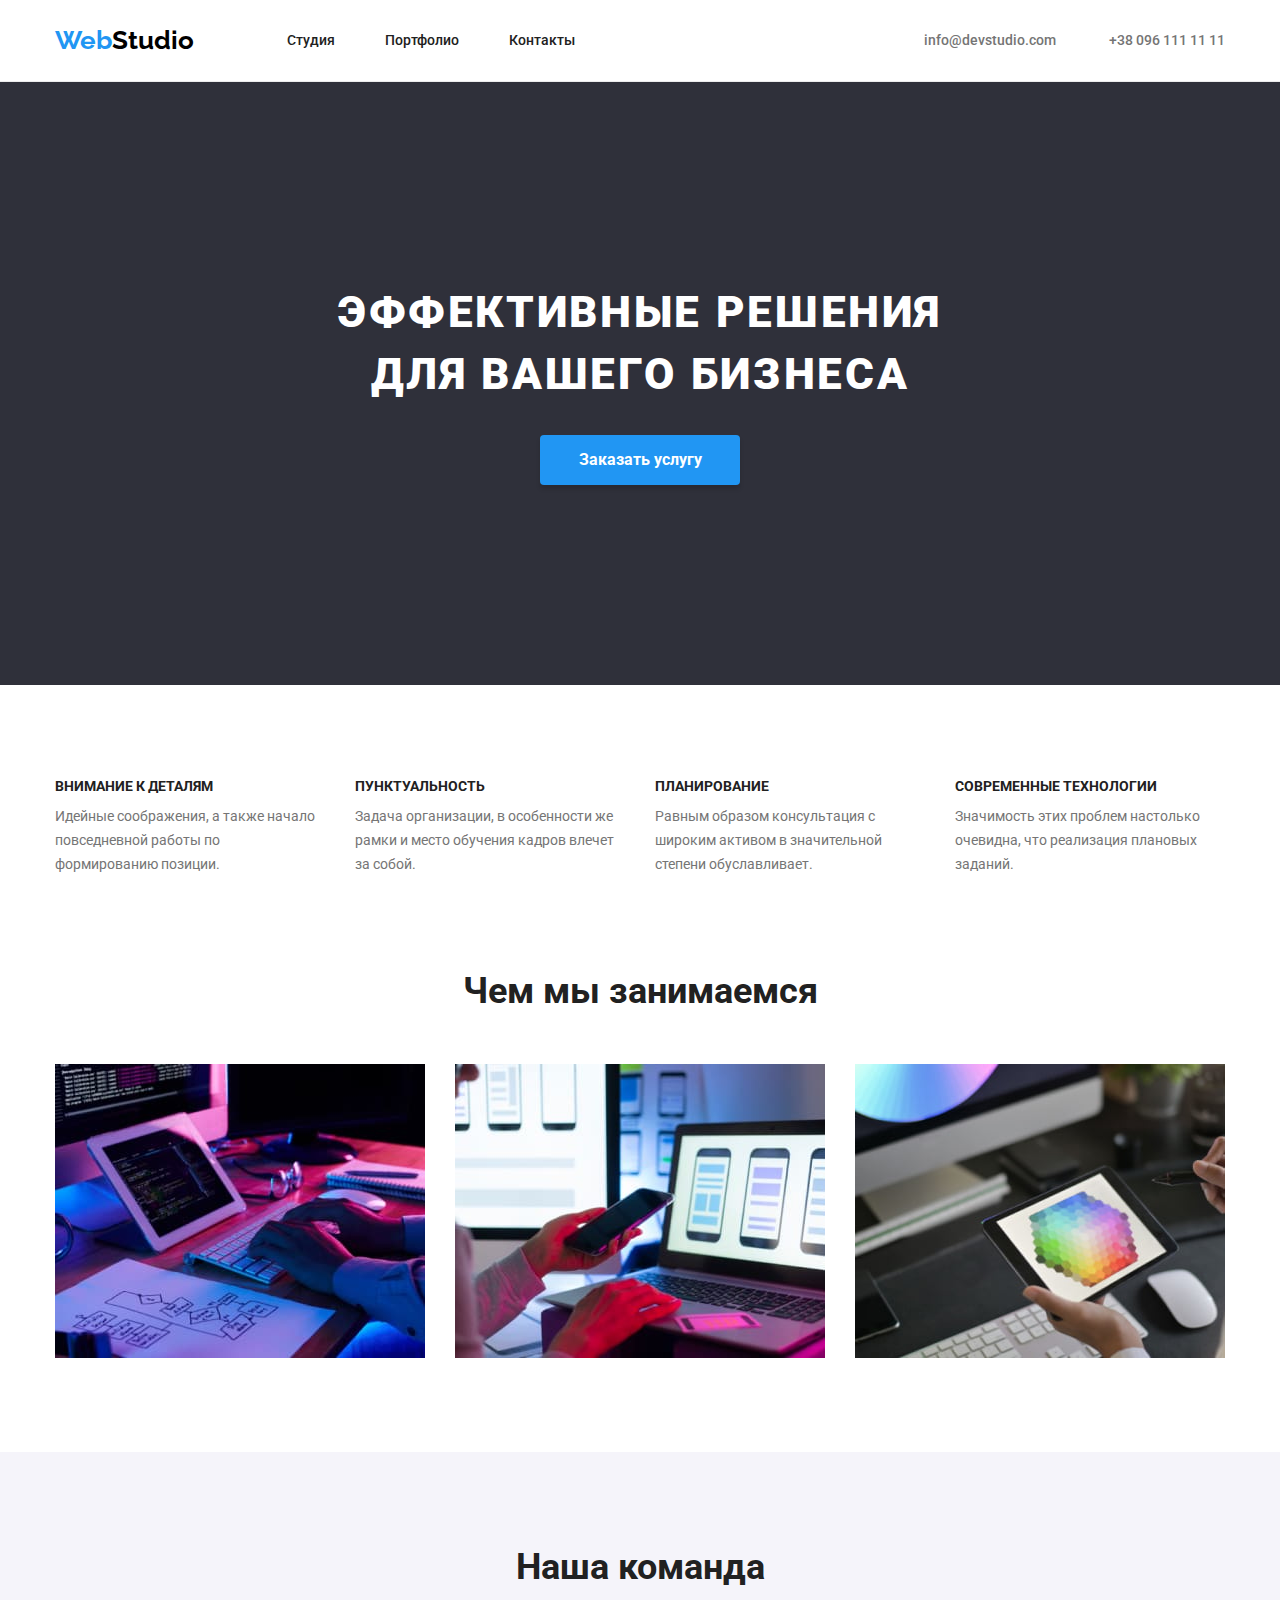
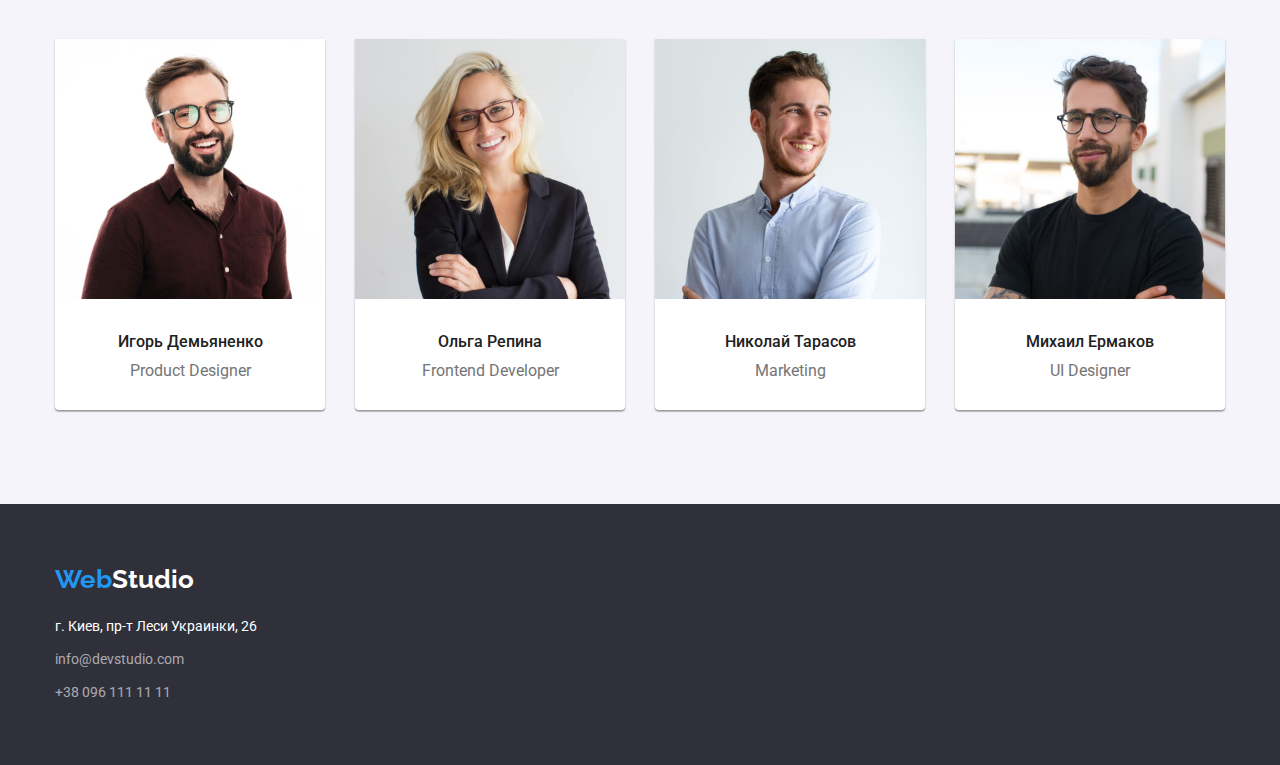
<file: index.html>
<!DOCTYPE html>
<html lang="ru">
<head>
    <meta charset="UTF-8">
    <meta http-equiv="X-UA-Compatible" content="IE=edge">
    <meta name="viewport" content="width=device-width, initial-scale=1.0">
    <title>студия</title>
    <link href="https://fonts.googleapis.com/css2?family=Raleway:wght@700&family=Roboto:wght@400;500;700;900&display=swap"
        rel="stylesheet">
    <link rel="stylesheet" href="https://cdnjs.cloudflare.com/ajax/libs/modern-normalize/1.1.0/modern-normalize.min.css">    
    <link rel="stylesheet" href="./css/style.css">
</head>
<body class="wrapper">
    <!-- шапка меню -->
    <header class="menu">
        <div class="container inner">
            <a href="index.html" class="menu-logo"><span class="web">web</span><span class="letter">s</span>tudio</a>
            <nav class="submenu">
                <ul class="submenu list">
                    <li class="submenu-item"><a href="index.html" class="link">Студия</a></li>
                    <li class="submenu-item"><a href="portfolio.html" class="link">Портфолио</a></li>
                    <li class="submenu-item"><a href="#" class="link">Контакты</a></li>
                </ul>
            </nav>
            <div class="contacts">
                <a href="mailto:info@devstudio.com" class="mail">info@devstudio.com</a>
                <a href="tel:+380961111111" class="telephone">+38 096 111 11 11</a>
            </div>
        </div>
    </header>
    <!-- основной контент -->
    <main class="content-box">
        <section class="hero section">
            <div class="container">
                <h1 class="master-header">эффективные решения для вашего бизнеса</h1>
                <button type="button" class="button">Заказать услугу</button>
            </div>
        </section>
        <section class="singularity section">
            <div class="container">
                <!-- H2 для читалки, потом будет скрыт -->
                <h2 class="second-header hidden">Особенности</h2>
                <ul class="singularity list">
                    <li class="singularity-item">
                        <h3 class="singularity-header">Внимание к деталям</h3>
                        <p class="singularity-text">Идейные соображения, а также начало повседневной работы по формированию позиции.</p>
                    </li>
                    <li class="singularity-item">
                        <h3 class="singularity-header">Пунктуальность</h3>
                        <p class="singularity-text">Задача организации, в особенности же рамки и место обучения кадров влечет за собой.
                        </p>
                    </li>
                    <li class="singularity-item">
                        <h3 class="singularity-header">Планирование</h3>
                        <p class="singularity-text">Равным образом консультация с широким активом в значительной степени обуславливает.
                        </p>
                    </li>
                    <li class="singularity-item">
                        <h3 class="singularity-header">Современные технологии</h3>
                        <p class="singularity-text">Значимость этих проблем настолько очевидна, что реализация плановых заданий.</p>
                    </li>
                </ul>
            </div>
        </section>
        <section class="direction section">
            <div class="container">
                <h2 class="second-header">Чем мы занимаемся</h2>
                <ul class="images list">
                    <li class="images-item">
                        <img class="image" src="./images/box1.jpg" alt="пишем код" height="294" width="370">
                    </li>
                    <li class="images-item">
                        <img class="image" src="./images/box2.jpg" alt="тестируем продукт" height="294" width="370">
                    </li>
                    <li class="images-item">
                        <img class="image" src="./images/box3.jpg" alt="создаем дизайн" height="294" width="370">
                    </li>
                </ul>
            </div>
        </section>
        <section class="team section">
            <div class="container">
                <h2 class="second-header">Наша команда</h2>
                <ul class="card list">
                    <li class="card-item">
                        <img src="./images/img1.jpg" alt="фото дизайнера" height="260" width="270">
                        <div class="description">
                            <h3 class="name">Игорь Демьяненко</h3>
                            <p class="job-title">Product Designer</p>
                        </div>
                    </li>
                    <li class="card-item">
                        <img src="./images/img2.jpg" alt=" фото разработчика" height="260" width="270">
                        <div class="description">
                            <h3 class="name">Ольга Репина</h3>
                            <p class="job-title">Frontend Developer</p>
                        </div>
                    </li>
                    <li class="card-item">
                        <img src="./images/img3.jpg" alt="фото маркетолога" height="260" width="270">
                        <div class="description">
                            <h3 class="name">Николай Тарасов</h3>
                            <p class="job-title">Marketing</p>
                        </div>
                    </li>
                    <li class="card-item">
                        <img src="./images/img4.jpg" alt="фото дизайнера" height="260" width="270">
                        <div class="description">
                            <h3 class="name">Михаил Ермаков</h3>
                            <p class="job-title">UI Designer</p>
                        </div>
                    </li>
                </ul>
            </div>
        </section>
    </main>
    <!-- подвал -->
    <footer class="footer">
        <div class="container">
            <a href="index.html" class="menu-logo"><span class="web">web</span><span class="letter">s</span>tudio</a>
            <address class="location">
                <p class="address-location">г. Киев, пр-т Леси Украинки, 26</p>
                <a href="mailto:info@devstudio.com" class="mail">info@devstudio.com</a>
                <a href="tel:+380961111111" class="telephone">+38 096 111 11 11</a>
            </address>
        </div>
    </footer>
</body>
</html>
</file>
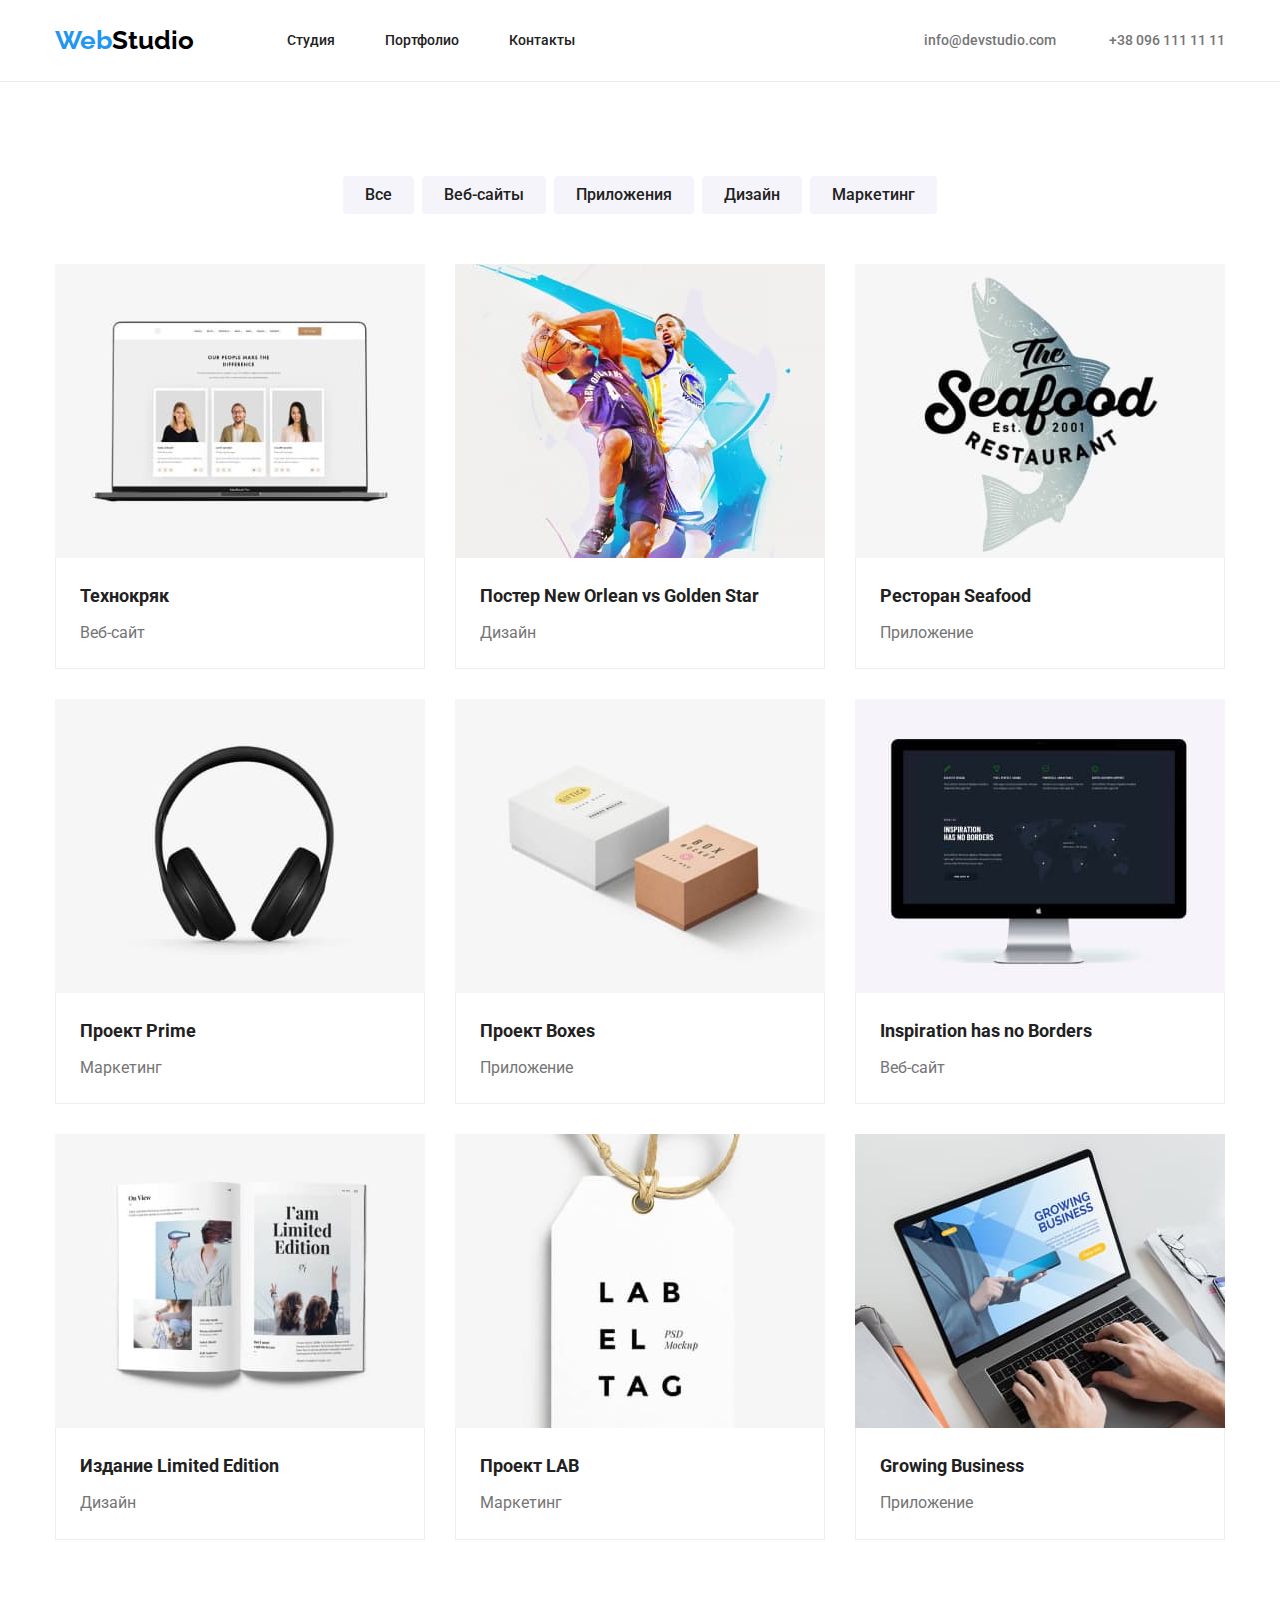
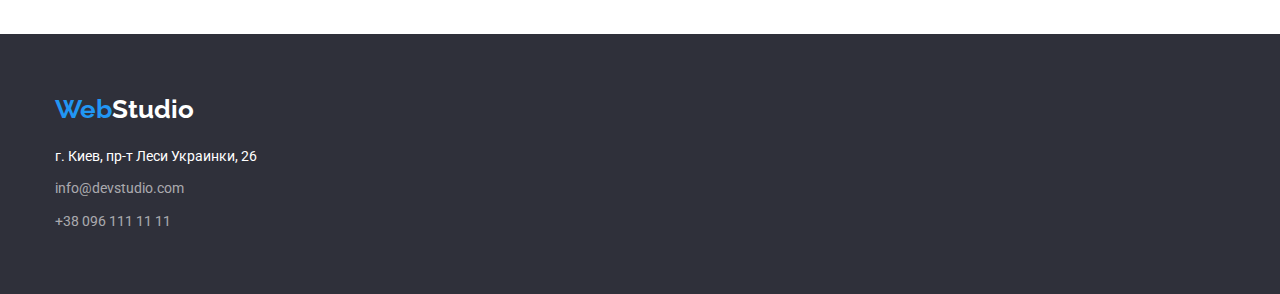
<file: portfolio.html>
<!DOCTYPE html>
<html lang="ru">

<head>
    <meta charset="UTF-8">
    <meta http-equiv="X-UA-Compatible" content="IE=edge">
    <meta name="viewport" content="width=device-width, initial-scale=1.0">
    <title>портфолио</title>
    <link href="https://fonts.googleapis.com/css2?family=Raleway:wght@700&family=Roboto:wght@400;500;700;900&display=swap"
        rel="stylesheet">
    <link rel="stylesheet" href="https://cdnjs.cloudflare.com/ajax/libs/modern-normalize/1.1.0/modern-normalize.min.css">    
    <link rel="stylesheet" href="./css/style.css">
</head>

<body class="wrapper">
    <!-- шапка меню -->
    <header class="menu">
        <div class="container inner">
            <a href="index.html" class="menu-logo"><span class="web">web</span><span class="letter">s</span>tudio</a>
            <nav class="submenu">
                <ul class="submenu list">
                    <li class="submenu-item"><a href="index.html" class="link">Студия</a></li>
                    <li class="submenu-item"><a href="portfolio.html" class="link">Портфолио</a></li>
                    <li class="submenu-item"><a href="#" class="link">Контакты</a></li>
                </ul>
            </nav>
            <div class="contacts">
                <a href="mailto:info@devstudio.com" class="mail">info@devstudio.com</a>
                <a href="tel:+380961111111" class="telephone">+38 096 111 11 11</a>
            </div>
        </div>
    </header>
    <!-- основной контент -->
    <main class="content-box">
        <section class="portfolio section">
            <div class="container">
                <h1 class="header-portfolio">Портфолио</h1>
                <ul class="filter list">
                    <li class="filter-item"><button class="item" type="button">Все</button></li>
                    <li class="filter-item"><button class="item" type="button">Веб-сайты</button></li>
                    <li class="filter-item"><button class="item" type="button">Приложения</button></li>
                    <li class="filter-item"><button class="item" type="button">Дизайн</button></li>
                    <li class="filter-item"><button class="item" type="button">Маркетинг</button></li>
                </ul>
                <ul class="portfolio list">
                    <li class="portfolio-item">
                        <img class="image" src="./images/img1.1.jpg" alt="ноутбук с сайтом" height="294" width="370">
                        <div class="item-description">
                            <h2 class="item-header">Технокряк</h2>
                            <p class="item-text">Веб-сайт</p>
                        </div>
                    </li>
                    <li class="portfolio-item">
                        <img class="image" src="./images/img1.2.jpg" alt="баскетболсты" height="294" width="370">
                        <div class="item-description">
                            <h2 class="item-header">Постер New Orlean vs Golden Star</h2>
                            <p class="item-text">Дизайн</p>
                        </div>
                    </li>
                    <li class="portfolio-item">
                        <img class="image" src="./images/img1.3.jpg" alt="эмблема ресторана с рыбой" height="294" width="370">
                        <div class="item-description">
                            <h2 class="item-header">Ресторан Seafood</h2>
                            <p class="item-text">Приложение</p>
                        </div>
                    </li>
                    <li class="portfolio-item">
                        <img class="image" src="./images/img1.4.jpg" alt="наушники" height="294" width="370">
                        <div class="item-description">
                            <h2 class="item-header">Проект Prime</h2>
                            <p class="item-text">Маркетинг</p>
                        </div>
                    </li>
                    <li class="portfolio-item">
                        <img class="image" src="./images/img1.5.jpg" alt="коробки" height="294" width="370">
                        <div class="item-description">
                            <h2 class="item-header">Проект Boxes</h2>
                            <p class="item-text">Приложение</p>
                        </div>
                    </li>
                    <li class="portfolio-item">
                        <img class="image" src="./images/img1.6.jpg" alt="компьютер" height="294" width="370">
                        <div class="item-description">
                            <h2 class="item-header">Inspiration has no Borders</h2>
                            <p class="item-text">Веб-сайт</p>
                        </div>
                    </li>
                    <li class="portfolio-item">
                        <img class="image" src="./images/img1.7.jpg" alt="книга" height="294" width="370">
                        <div class="item-description">
                            <h2 class="item-header">Издание Limited Edition</h2>
                            <p class="item-text">Дизайн</p>
                        </div>
                    </li>
                    <li class="portfolio-item">
                        <img class="image" src="./images/img1.8.jpg" alt="бирка" height="294" width="370">
                        <div class="item-description">
                            <h2 class="item-header">Проект LAB</h2>
                            <p class="item-text">Маркетинг</p>
                        </div>
                    </li>
                    <li class="portfolio-item">
                        <img class="image" src="./images/img1.9.jpg" alt="ноутбук" height="294" width="370">
                        <div class="item-description">
                            <h2 class="item-header">Growing Business</h2>
                            <p class="item-text">Приложение</p>
                        </div>
                    </li>
                </ul>
            </div>
        </section>
    </main>
    <!-- подвал -->
    <footer class="footer">
        <div class="container">
            <a href="index.html" class="menu-logo"><span class="web">web</span><span class="letter">s</span>tudio</a>
            <address class="location">
                <p class="address-location">г. Киев, пр-т Леси Украинки, 26</p>
                <a href="mailto:info@devstudio.com" class="mail">info@devstudio.com</a>
                <a href="tel:+380961111111" class="telephone">+38 096 111 11 11</a>
            </address>
        </div>
    </footer>
</body>

</html>
</file>
<file: css/style.css>
/* переменые css */
:root {
  --primary-color: #2196f3;
  --header-text-color: #212121;
  --primary-text-color: #757575;
  --auxiliary-color: #ffffff;
  --secondary-text-alfa: rgba(255, 255, 255, 0.6);
  --primary-bg-color: #2f303a;
  --secondary-bg-color: #f5f4fa;
  --logo-color: #000000;
}
.section {
  padding-top: 94px;
  padding-bottom: 94px;
}
.container {
  width: 1200px;
  margin-left: auto;
  margin-right: auto;
  padding-left: 15px;
  padding-right: 15px;
}
h1,
h2,
h3,
p {
  margin: 0;
}
.list {
  display: flex;
  list-style: none;
  margin: 0;
  padding: 0;
}
.second-header {
  margin-bottom: 50px;
  color: var(--header-text-color);
  font-weight: 700;
  font-size: 36px;
  line-height: 1.2;
  text-align: center;
}
/* body */
.wrapper {
  font-family: roboto, sans-serif;
  font-weight: 400;
  font-size: 14px;
  color: var(--primary-text-color);
}
/* header */
.menu {
  padding-top: 25px;
  padding-bottom: 25px;
  border-bottom: 1px solid #ececec;
}
.inner {
  display: flex;
  align-items: center;
}
/* logo */
.menu-logo {
  margin-right: 93px;
  text-decoration: none;
  color: var(--logo-color);
  font-family: raleway, sans-serif;
  font-weight: 700;
  font-size: 26px;
  line-height: 1.19;
}
.web {
  text-transform: capitalize;
  color: var(--primary-color);
}
.letter {
  text-transform: uppercase;
}
/* nav */
.submenu-item {
  margin-right: 50px;
}
.submenu-item:last-child {
  margin-right: 0;
}
.link {
  text-decoration: none;
  color: var(--header-text-color);
  font-weight: 500;
  line-height: 1.14;
}
.link:hover,
.link:focus {
  color: var(--primary-color);
}
.contacts {
  margin-left: auto;
}
.mail {
  margin-right: 50px;
}
.contacts .mail,
.contacts .telephone {
  text-decoration: none;
  color: var(--primary-text-color);
  font-weight: 500;
  line-height: 1.14;
}
.contacts .mail:hover,
.contacts .mail:focus,
.contacts .telephone:hover,
.contacts .telephone:focus {
  color: var(--primary-color);
}
/* hero */
.hero {
  padding-top: 200px;
  padding-bottom: 200px;
  background-color: var(--primary-bg-color);
}
.hero .container {
  text-align: center;
}
.master-header {
  margin-left: auto;
  margin-right: auto;
  margin-bottom: 30px;
  width: 696px;
  color: var(--auxiliary-color);
  font-weight: 900;
  font-size: 44px;
  line-height: 1.4;
  letter-spacing: 0.06em;
  text-transform: uppercase;
}
.button {
  width: 200px;
  height: 50px;
  padding: 0;
  box-shadow: 0px 4px 4px rgba(0, 0, 0, 0.15);
  border: none;
  border-radius: 4px;
  color: var(--auxiliary-color);
  background-color: var(--primary-color);
  font-weight: 700;
  font-size: 16px;
  line-height: 1.9;
  cursor: pointer;
}
/* singularity */
.hidden {
  display: none;
}
.singularity {
  justify-content: space-between;
}
.singularity-item {
  width: calc((100% - 90px) / 4);
}
.singularity-header {
  margin-bottom: 10px;
  color: var(--header-text-color);
  font-weight: 700;
  font-size: 14px;
  line-height: 1.14;
  text-transform: uppercase;
}
.singularity-text {
  line-height: 1.7;
}
/* direction */
.direction {
  padding-top: 0px;
}
.images {
  justify-content: space-between;
}
.images-item {
  width: calc((100% - 60px) / 3);
}
.image {
  display: block;
}
/* team */
.team {
  background-color: var(--secondary-bg-color);
}
.card {
  justify-content: space-between;
}
.card-item {
  width: calc((100% - 90px) / 4);
  box-shadow: 0px 1px 3px rgba(0, 0, 0, 0.12), 0px 1px 1px rgba(0, 0, 0, 0.14),
    0px 2px 1px rgba(0, 0, 0, 0.2);
  border-radius: 0px 0px 4px 4px;
  background-color: var(--auxiliary-color);
}
.description {
  text-align: center;
  padding-top: 30px;
  padding-bottom: 30px;
}
.name {
  margin-bottom: 10px;
  color: var(--header-text-color);
  font-weight: 500;
  font-size: 16px;
  line-height: 1.2;
}
.job-title {
  font-size: 16px;
  line-height: 1.2;
}
/* portfolio filter */
.header-portfolio {
  display: none;
}
.filter {
  justify-content: center;
  margin-bottom: 50px;
}
.filter-item {
  margin-right: 8px;
}
.filter-item:last-child {
  margin-right: 0;
}
.item {
  padding: 6px 22px;
  border: none;
  border-radius: 4px;
  background-color: var(--secondary-bg-color);
  color: var(--header-text-color);
  font-family: inherit;
  font-weight: 500;
  font-size: 16px;
  line-height: 1.6;
  cursor: pointer;
}
.item:hover,
.item:focus {
  background-color: var(--primary-color);
  color: var(--auxiliary-color);
}
.portfolio {
  flex-wrap: wrap;
  /* justify-content: space-between; */
}
.portfolio-item {
  /* width: calc((100% - 60px) / 3); */
  width: 370px;
  margin-right: 30px;
  margin-bottom: 30px;
}
.portfolio-item:nth-child(3n + 3) {
  margin-right: 0;
}
.portfolio-item:nth-last-child(-n + 3) {
  margin-bottom: 0;
}
.item-description {
  padding: 20px 24px;
  border: 1px solid #eeeeee;
  border-top: 0;
}
.item-header {
  margin-bottom: 4px;
  color: var(--header-text-color);
  font-weight: 700;
  font-size: 18px;
  line-height: 2;
}
.item-text {
  font-size: 16px;
  line-height: 1.9;
}
/* footer */
.footer {
  padding-top: 60px;
  padding-bottom: 60px;
  background-color: var(--primary-bg-color);
}
.footer .menu-logo {
  margin: 0;
  color: var(--auxiliary-color);
}
.location {
  display: flex;
  flex-direction: column;
  margin-top: 20px;
}
.address-location {
  margin-bottom: 9px;
  color: var(--auxiliary-color);
  font-size: 14px;
  font-style: normal;
  line-height: 1.7;
}
.mail {
  margin-bottom: 9px;
}
.location .mail,
.location .telephone {
  text-decoration: none;
  color: var(--secondary-text-alfa);
  font-style: normal;
  font-size: 14px;
  line-height: 1.7;
}
</file>
